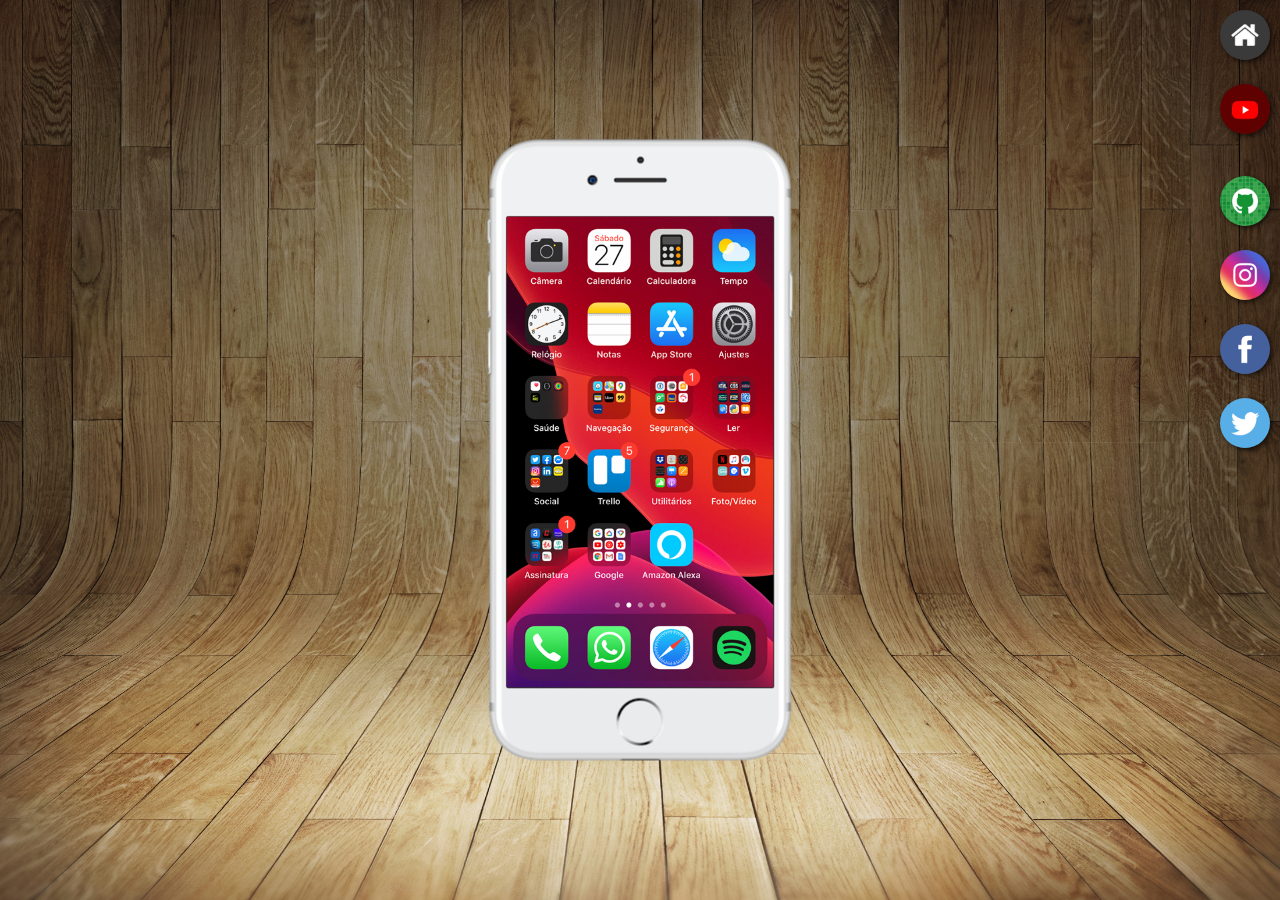
<file: index.html>
<!DOCTYPE html>
<html lang="pt-br">
<head>
    <meta charset="UTF-8">
    <meta name="viewport" content="width=device-width, initial-scale=1.0">
    <link rel="shortcut icon" href="favicon.ico" type="image/x-icon">
    <link rel="stylesheet" href="estilos/style.css">
    <title>Projeto redes Sociais</title>

</head>
<body>
   <main>
    <section id="telefone">
        <iframe src="home.html" name="tela" id="tela"  frameborder="0">
            Seu navegador não e compativel com isso.
        </iframe>
    </section>
    <section id="redes-sociais">
        <a href="home.html" target="tela"><img src="imagens/logo-home.jpg " alt="Home"></a><br>


        <a href="youtube.html" target="tela"><img src="imagens/logo-youtube.jpg" alt="Youtube"></a><br>

<br>

        <a href="github.html" target="tela"><img src="imagens/logo-github.jpg" alt="Github" ></a><br>


        <a href="instagran.html" target="tela"><img src="imagens/logo-instagram.jpg" alt="Instagram"></a><br>


        <a href="#" target="tela"><img src="imagens/logo-facebook.jpg" alt="Facebook"></a><br>


        <a href="#" target="tela"><img src="imagens/logo-twitter.jpg" alt="Twitter"></a>

    </section>

   </main>
</body>
</html>
</file>
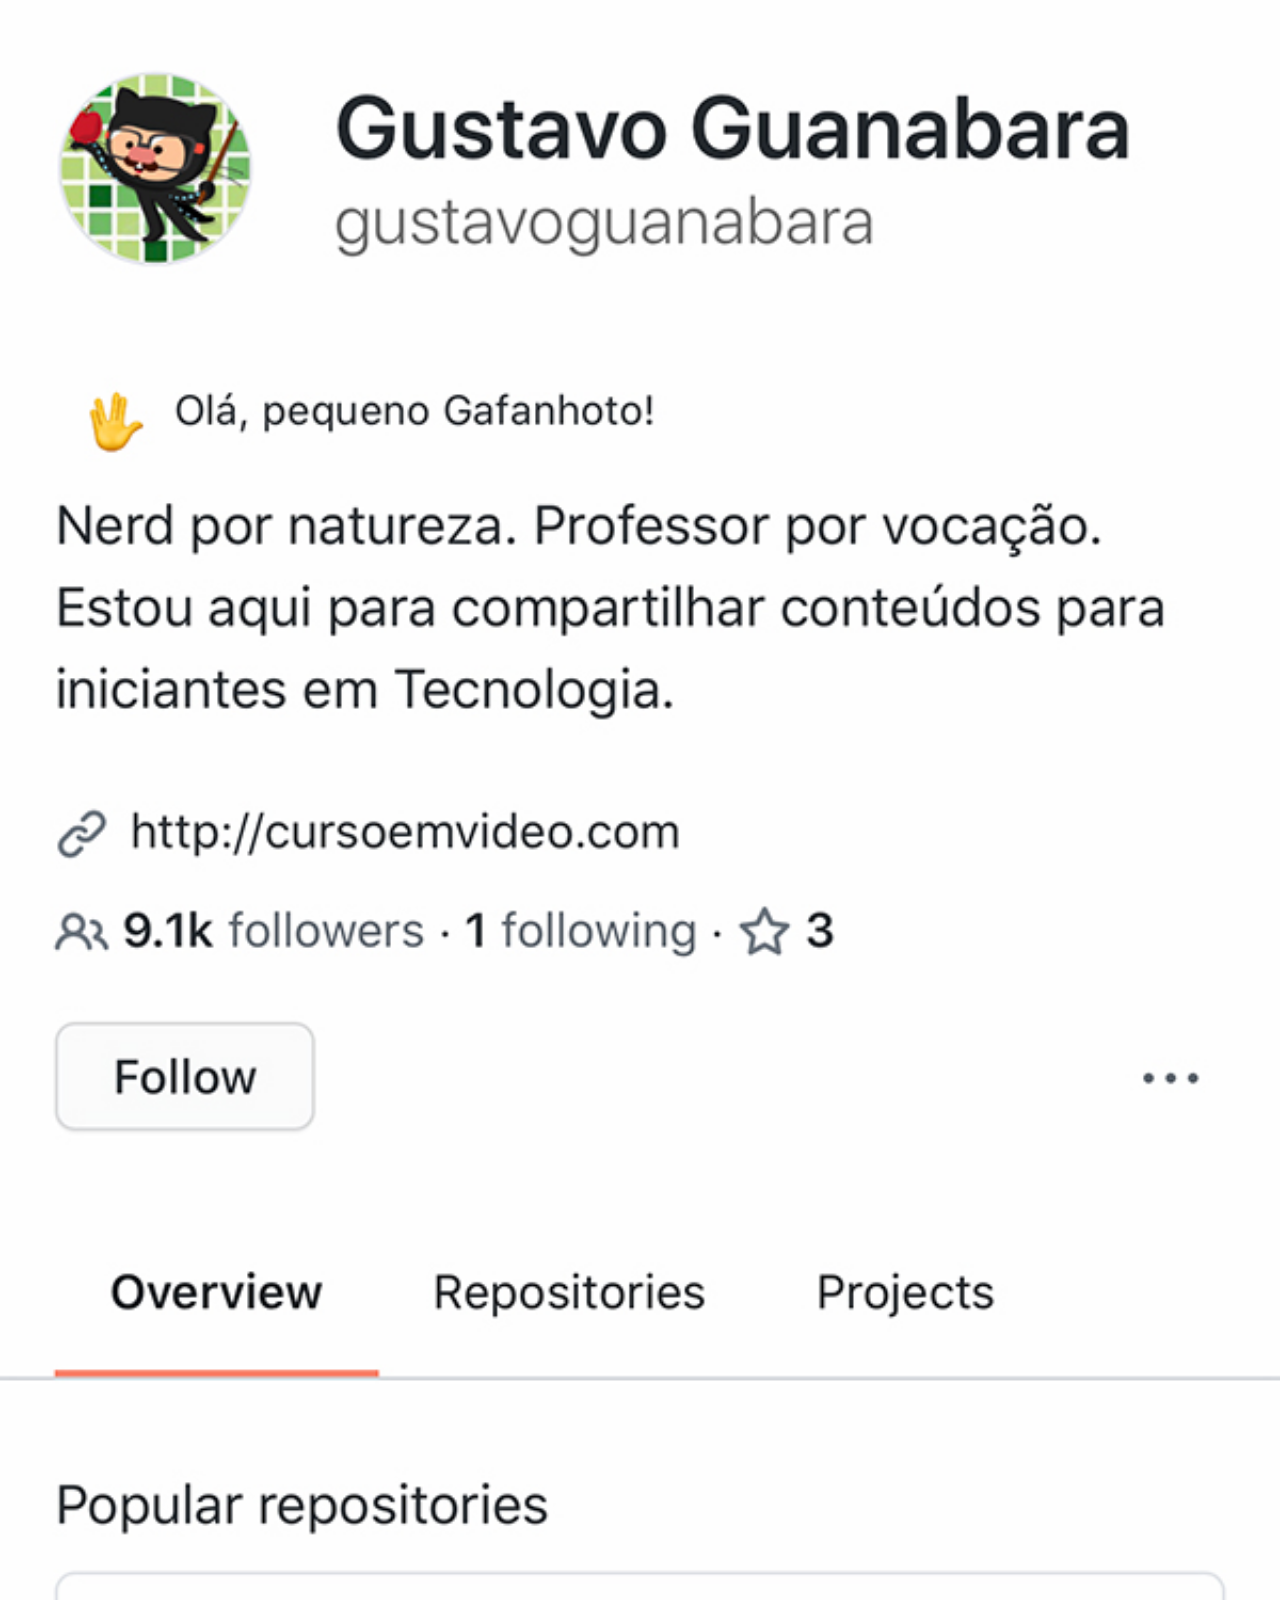
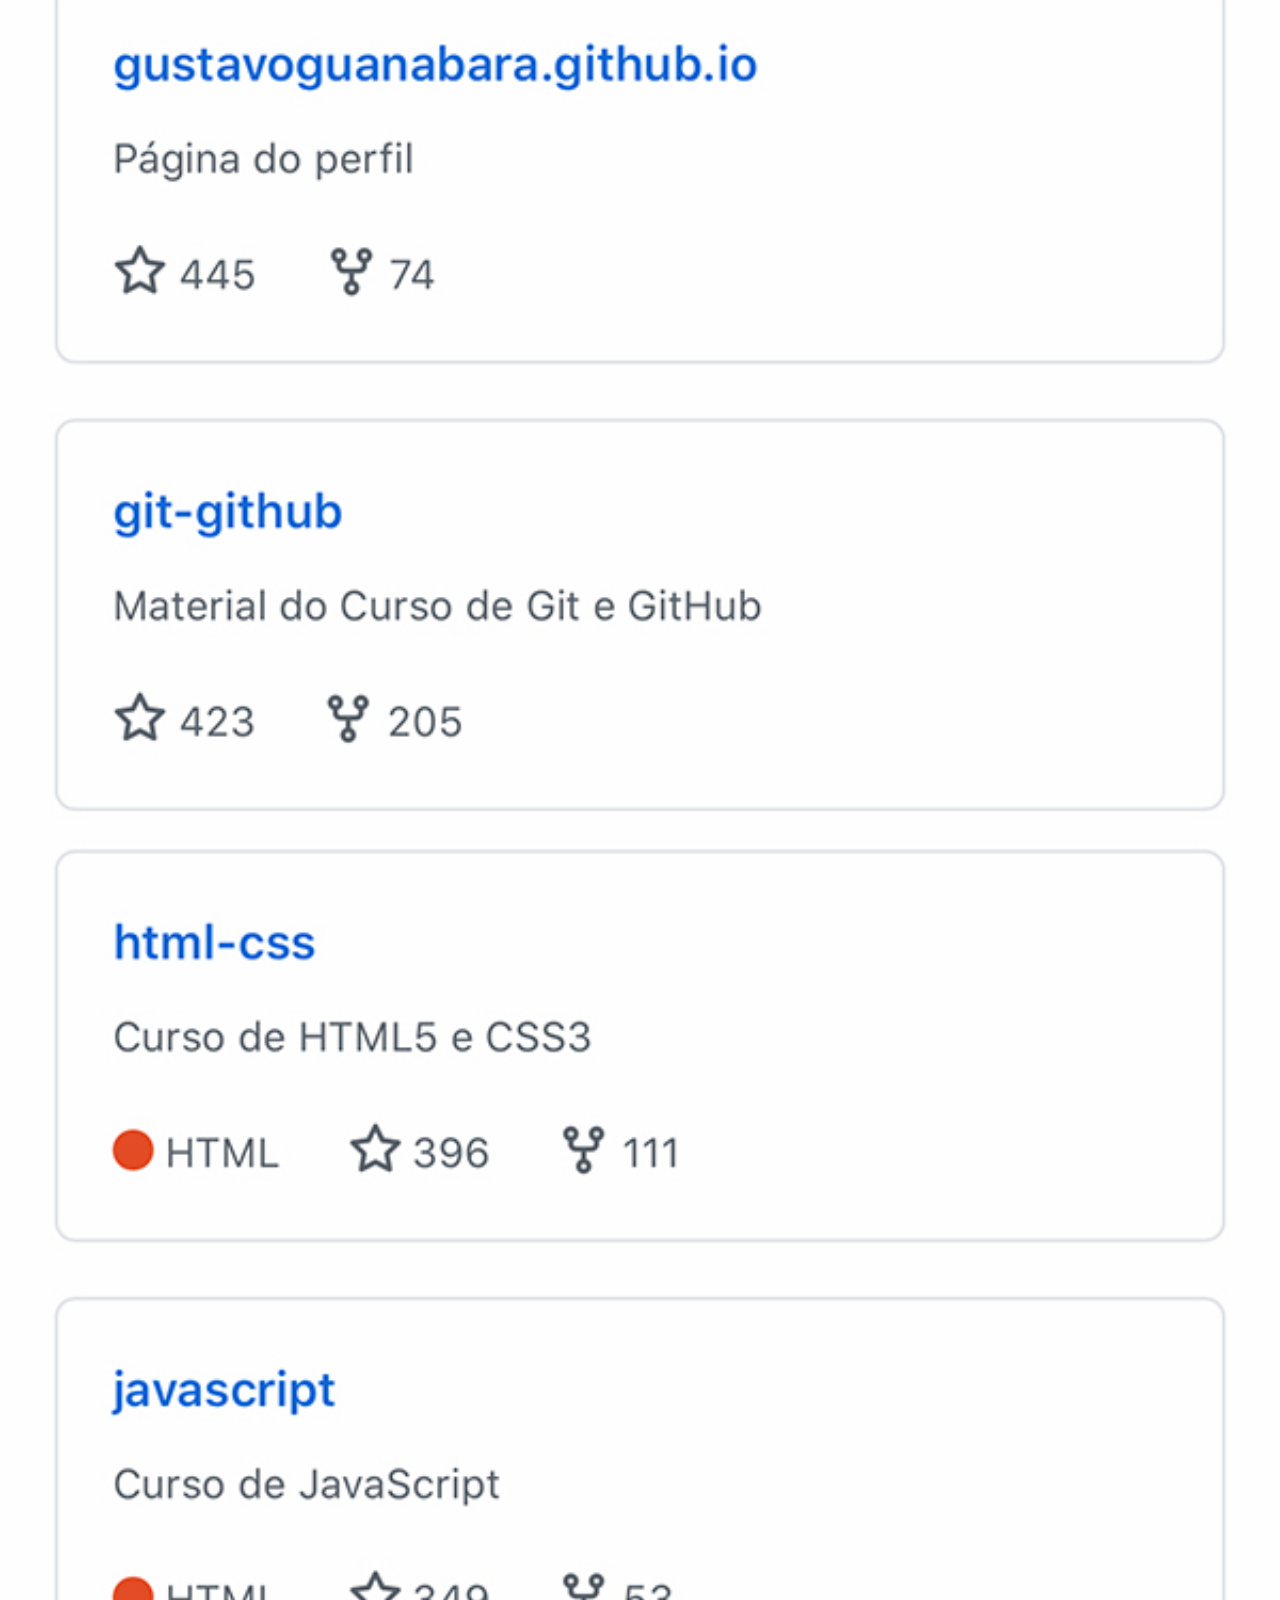
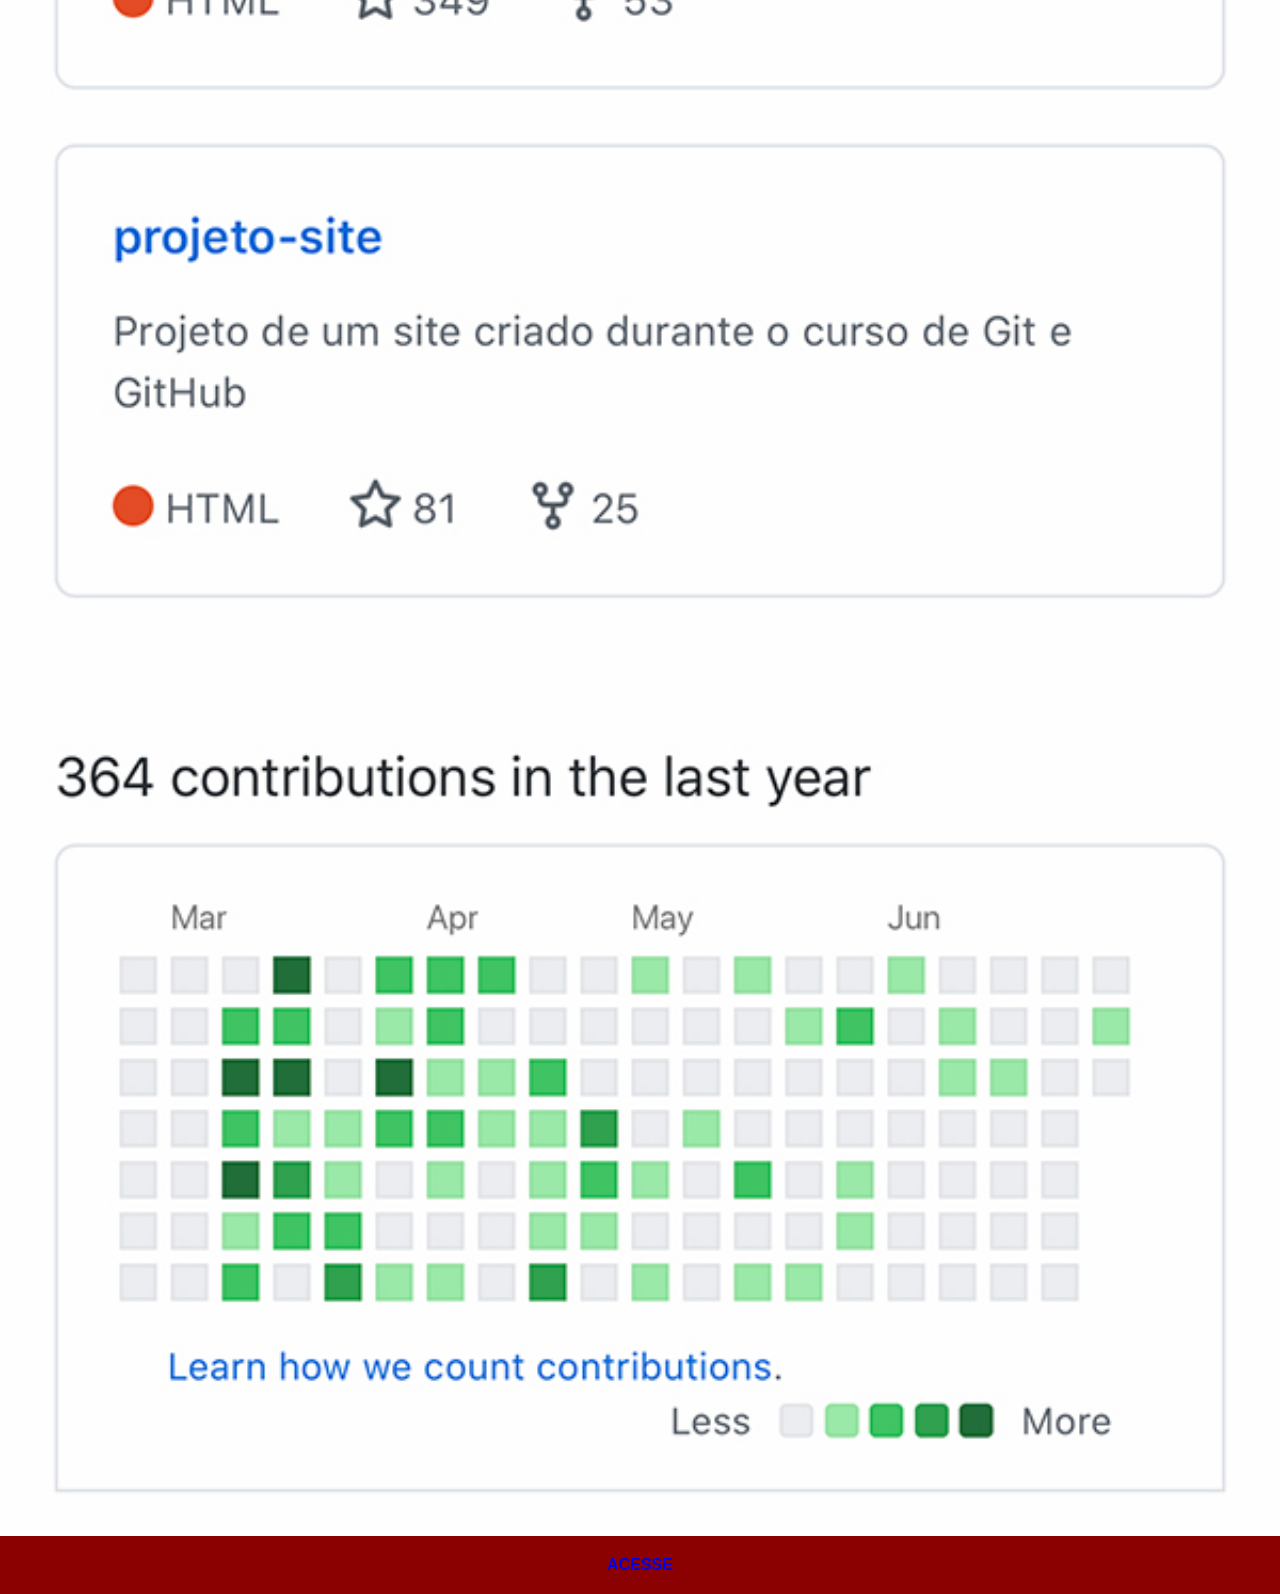
<file: github.html>
<!DOCTYPE html>
<html lang="pt-br">

<head>
    <meta charset="UTF-8">
    <meta name="viewport" content="width=device-width, initial-scale=1.0">
    <title>YouTube</title>
    <style>
        * {
            margin: 0px;
            padding: 0px;
            font-family: Arial, Helvetica, sans-serif;
        }

        ::-webkit-scrollbar {
            width: 0px;
            height: 0px;
        }

        img {
            width: 100vw;

        }

        a {
            display: block;
            background-color: darkred;
            padding: 20px;
            text-align: center;
            font-weight: bolder;
            text-decoration: none;

        }

        a:hover {
            background-color: red;

        }
    </style>
</head>

<body>
    <img src="imagens/tela-github.jpg" alt="youtube">
    <a href="https://brunogorte.github.io" target="_blank">ACESSE</a>
</body>

</html>
</file>
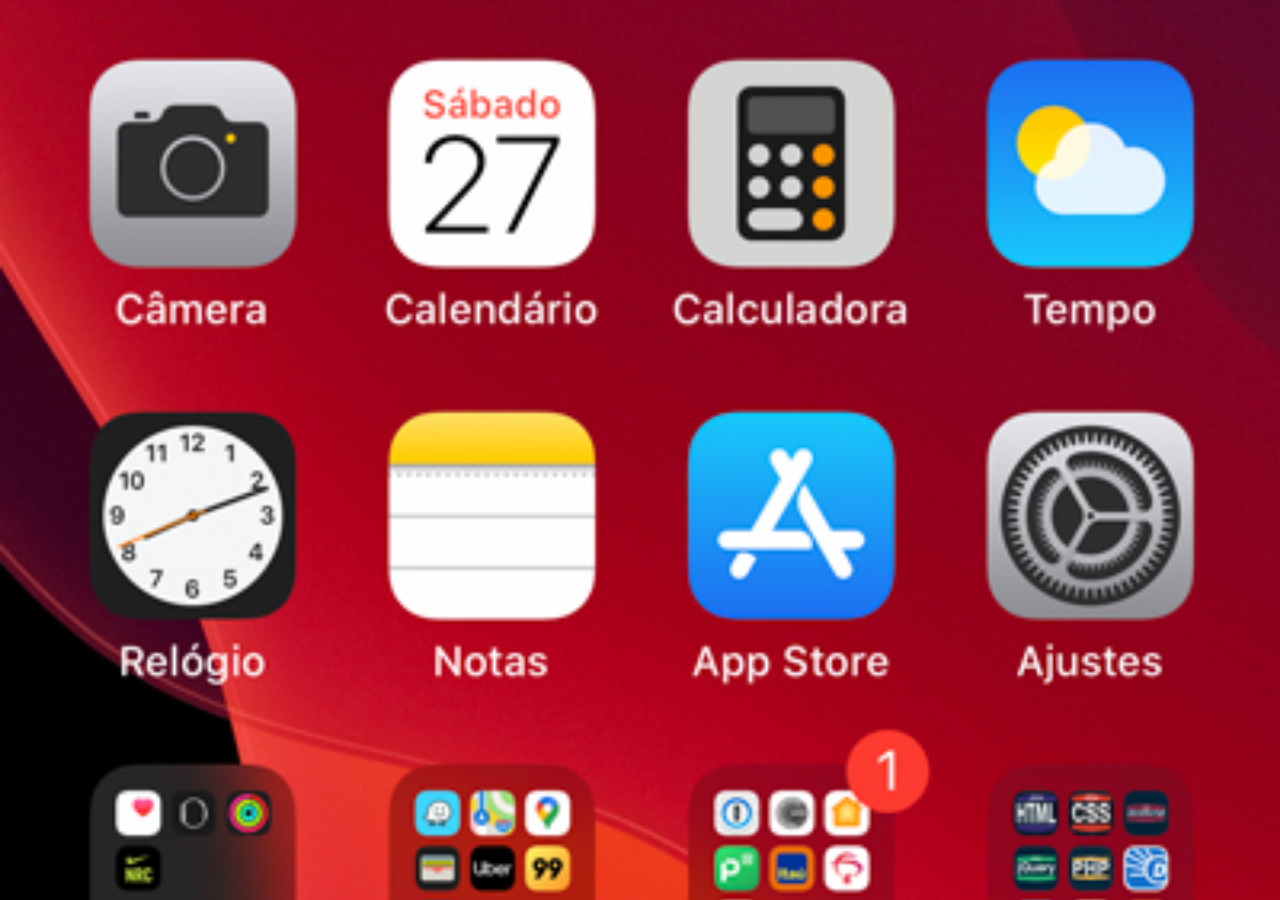
<file: home.html>
<!DOCTYPE html>
<html lang="pt-br">

<head>
    <meta charset="UTF-8">
    <meta name="viewport" content="width=device-width, initial-scale=1.0">
    <title>Home</title>

</head>
<style>
    *{
        margin:0px;
        padding: 0px;
    }
    body{
        width: 100vw;
        height: 100vh;
        background: black url('imagens/tela-home.jpg') no-repeat top center;
        background-size: cover;
    }

</style>

<body>

</body>

</html>
</file>
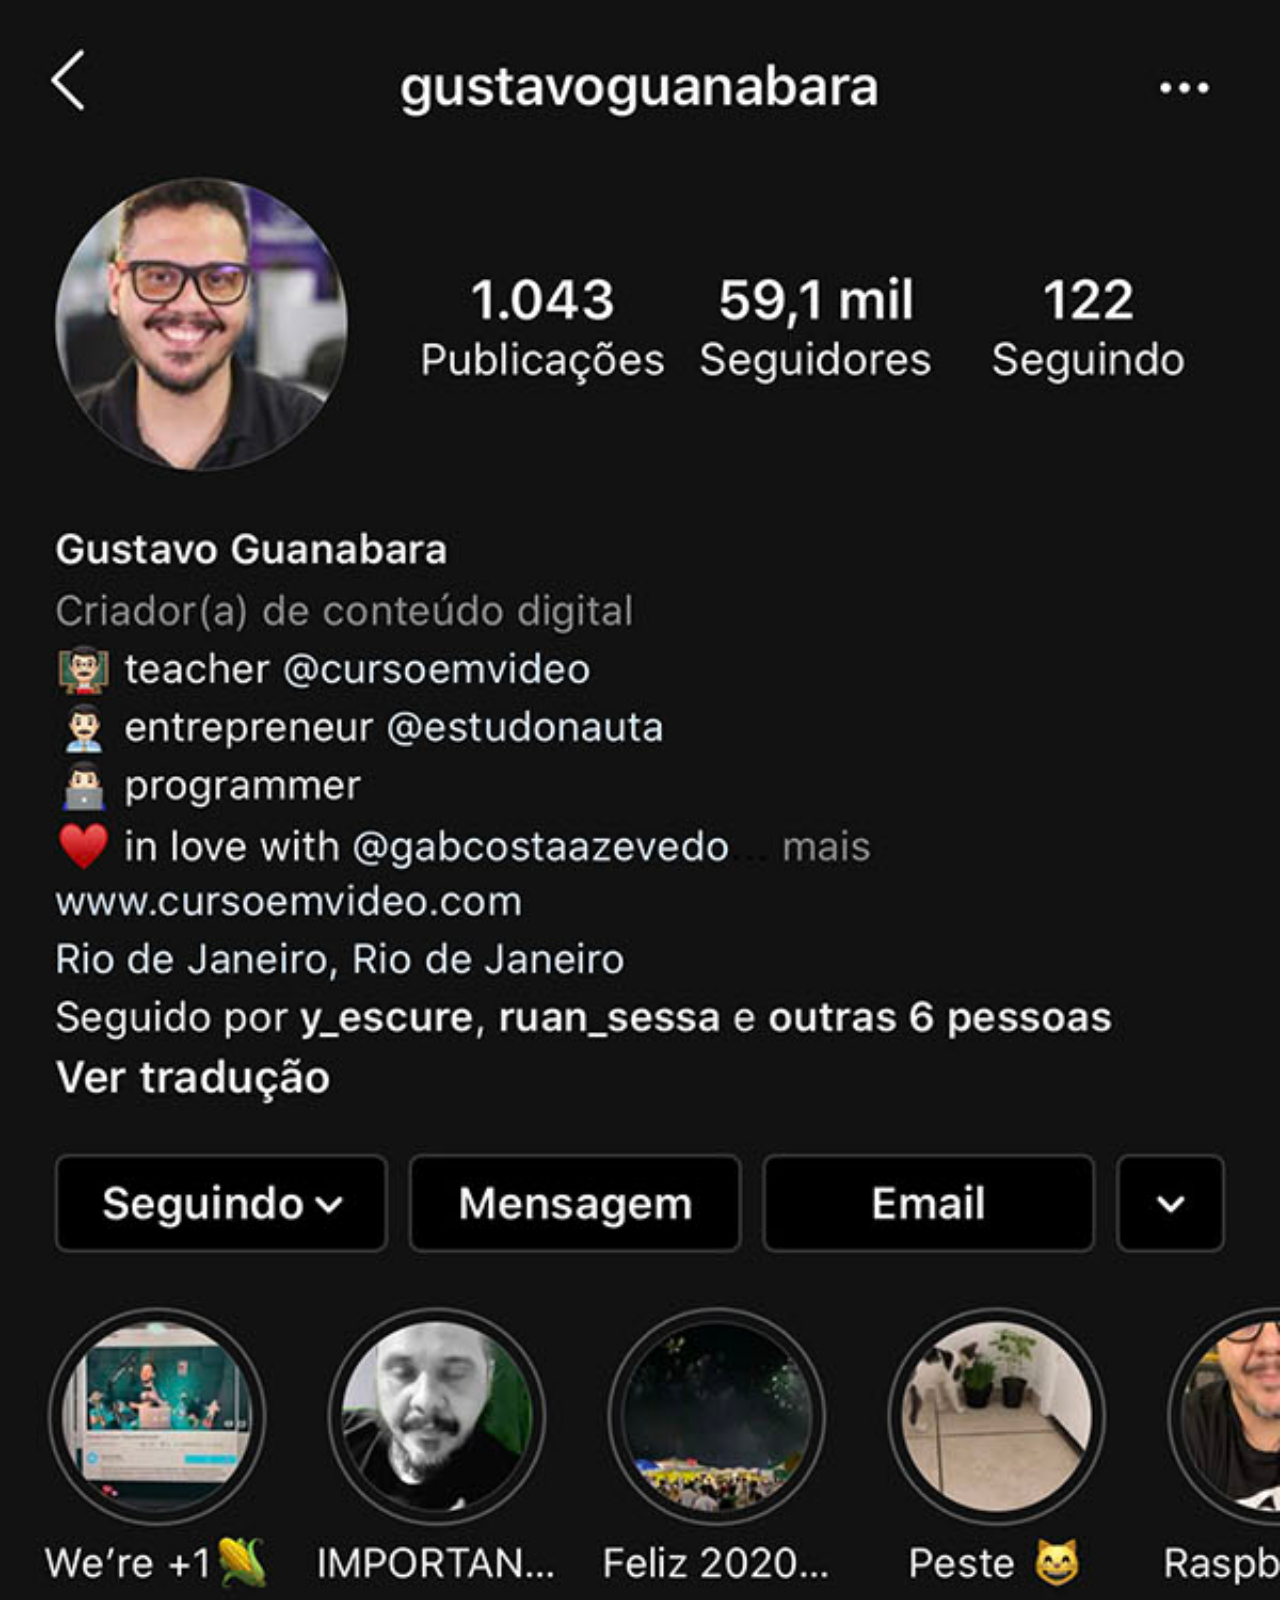
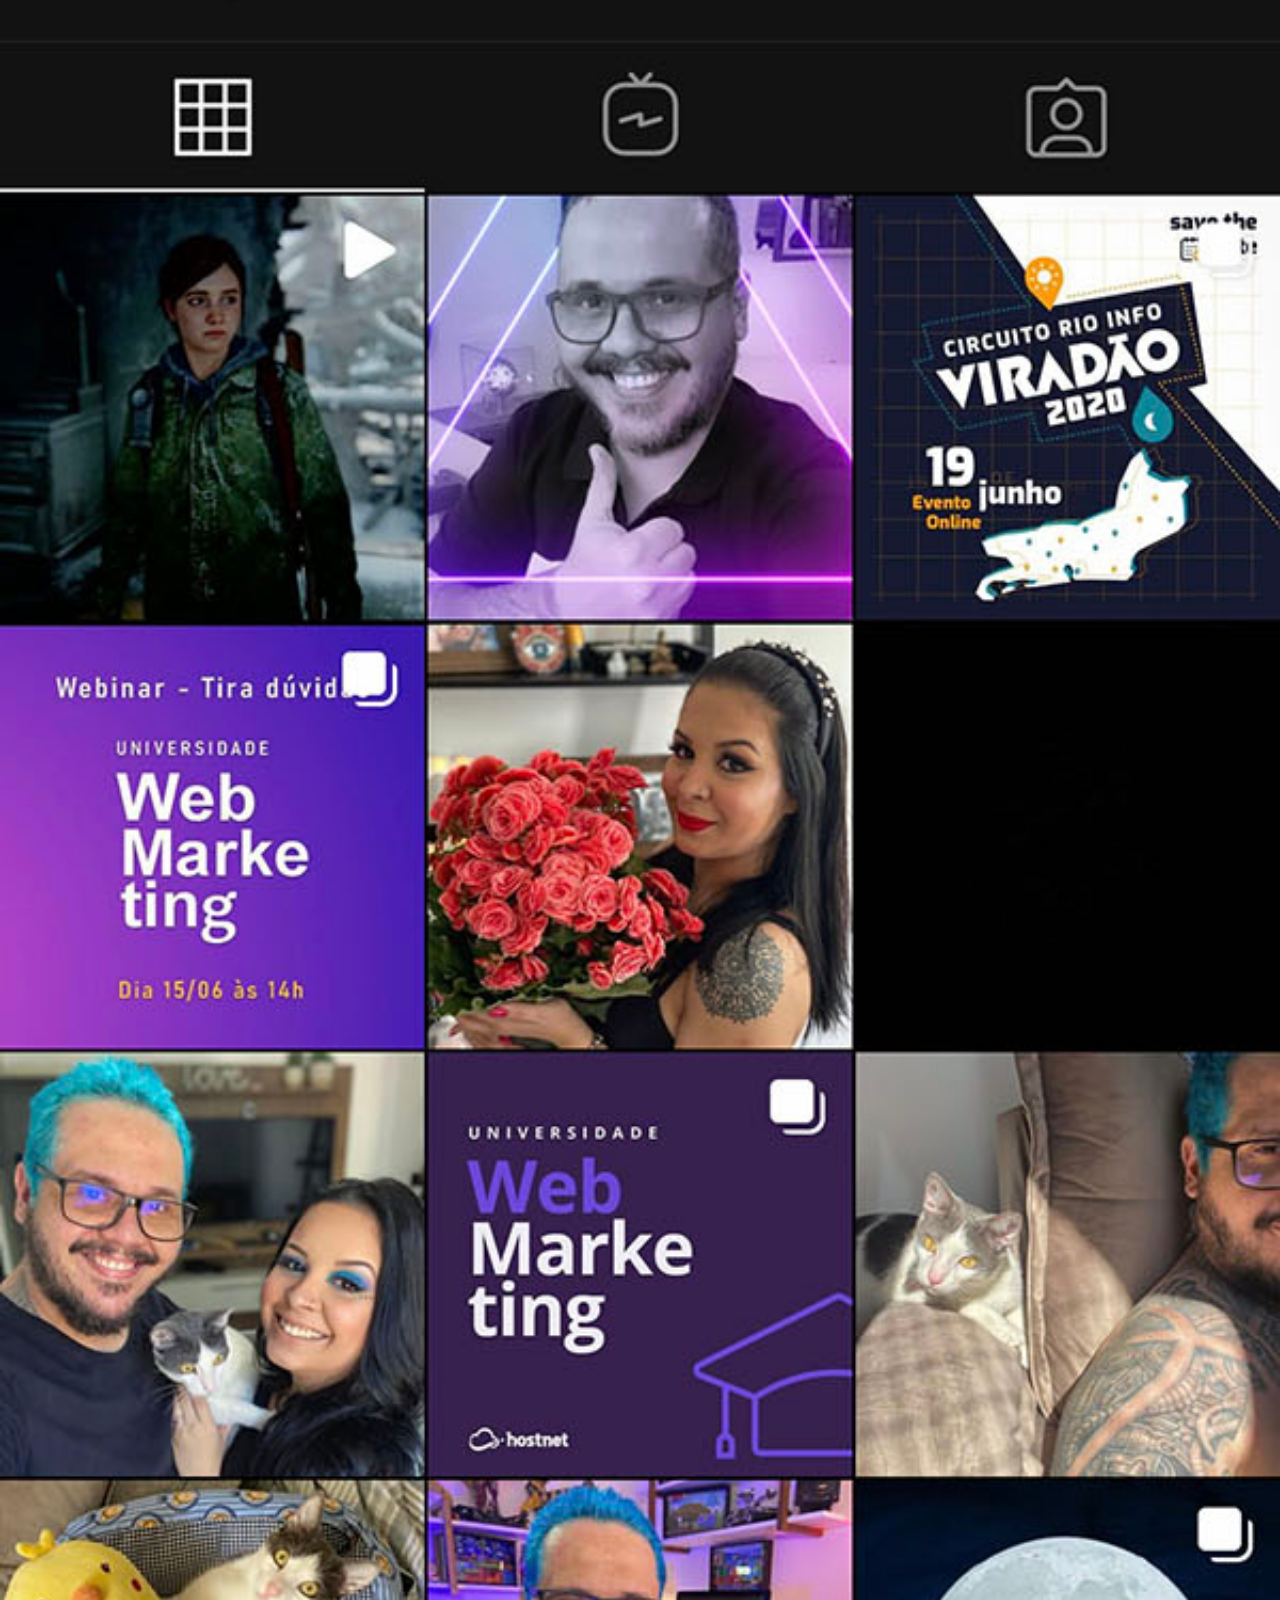
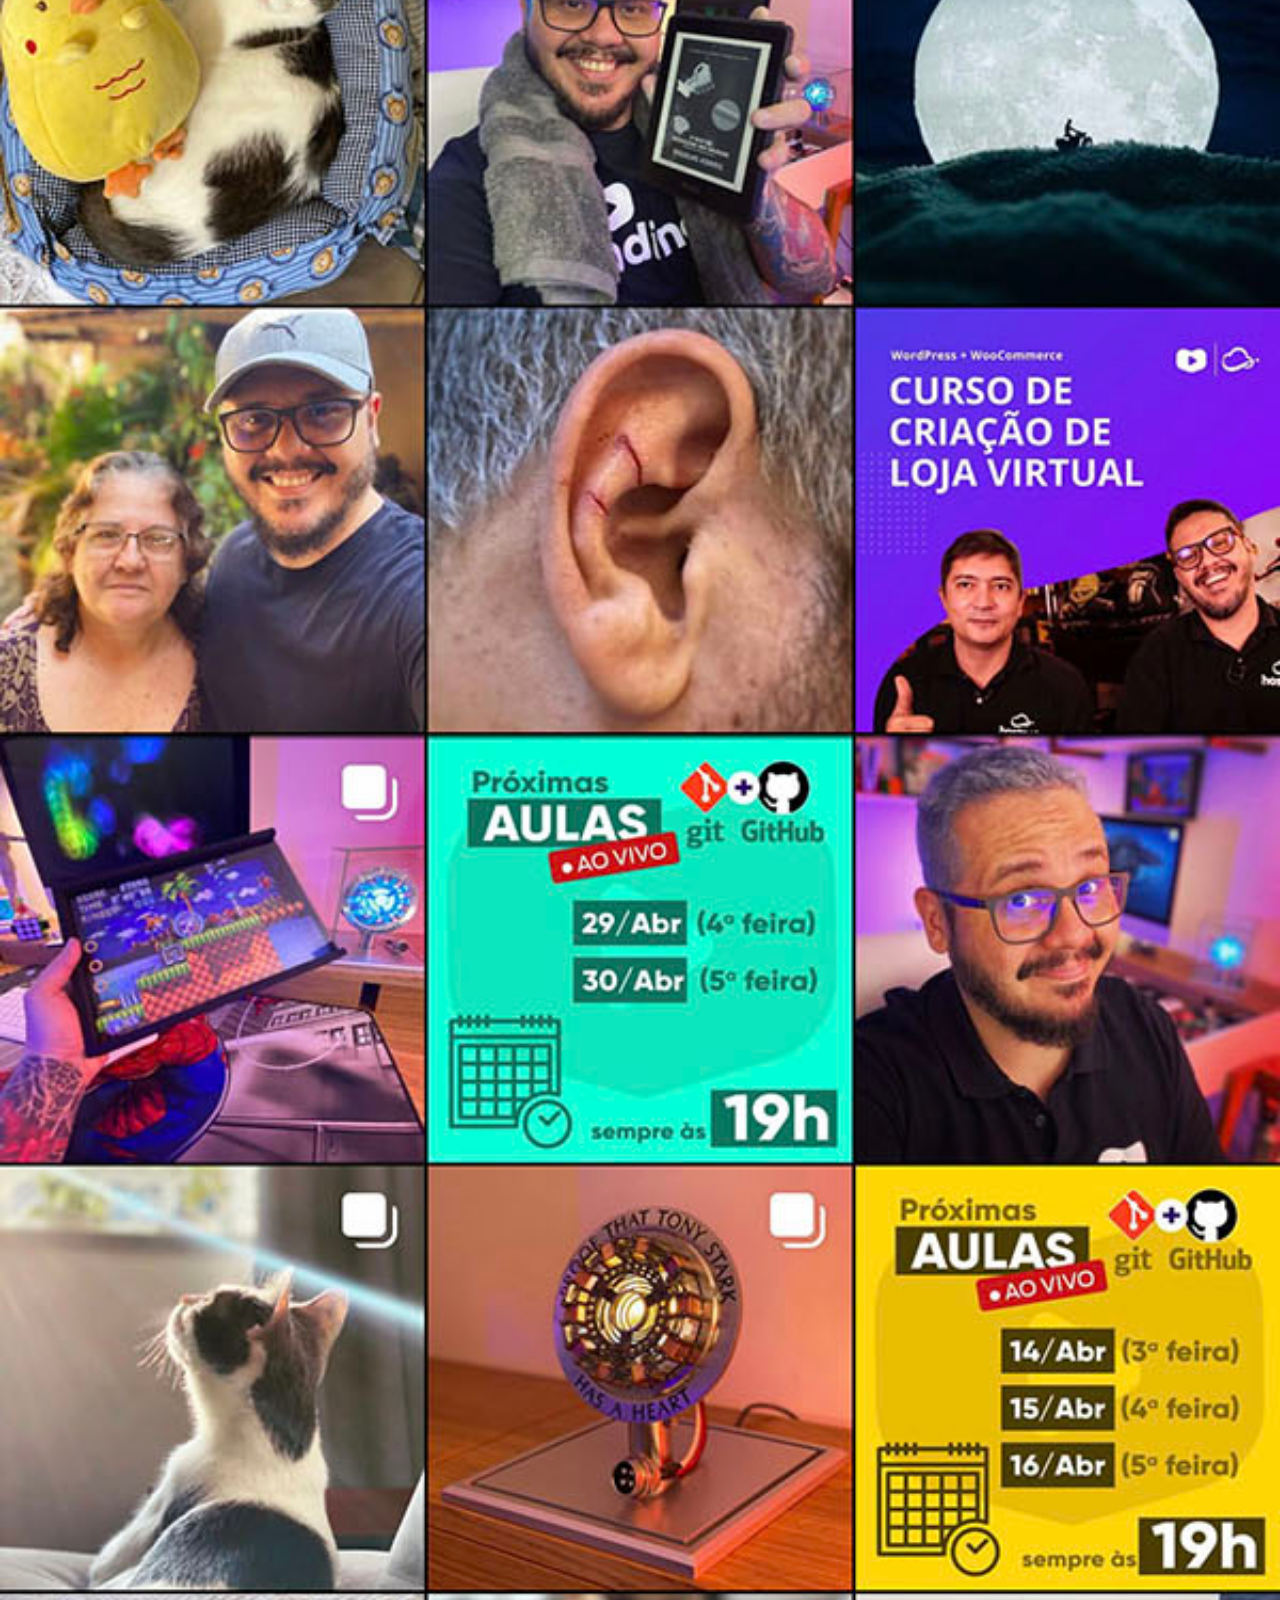
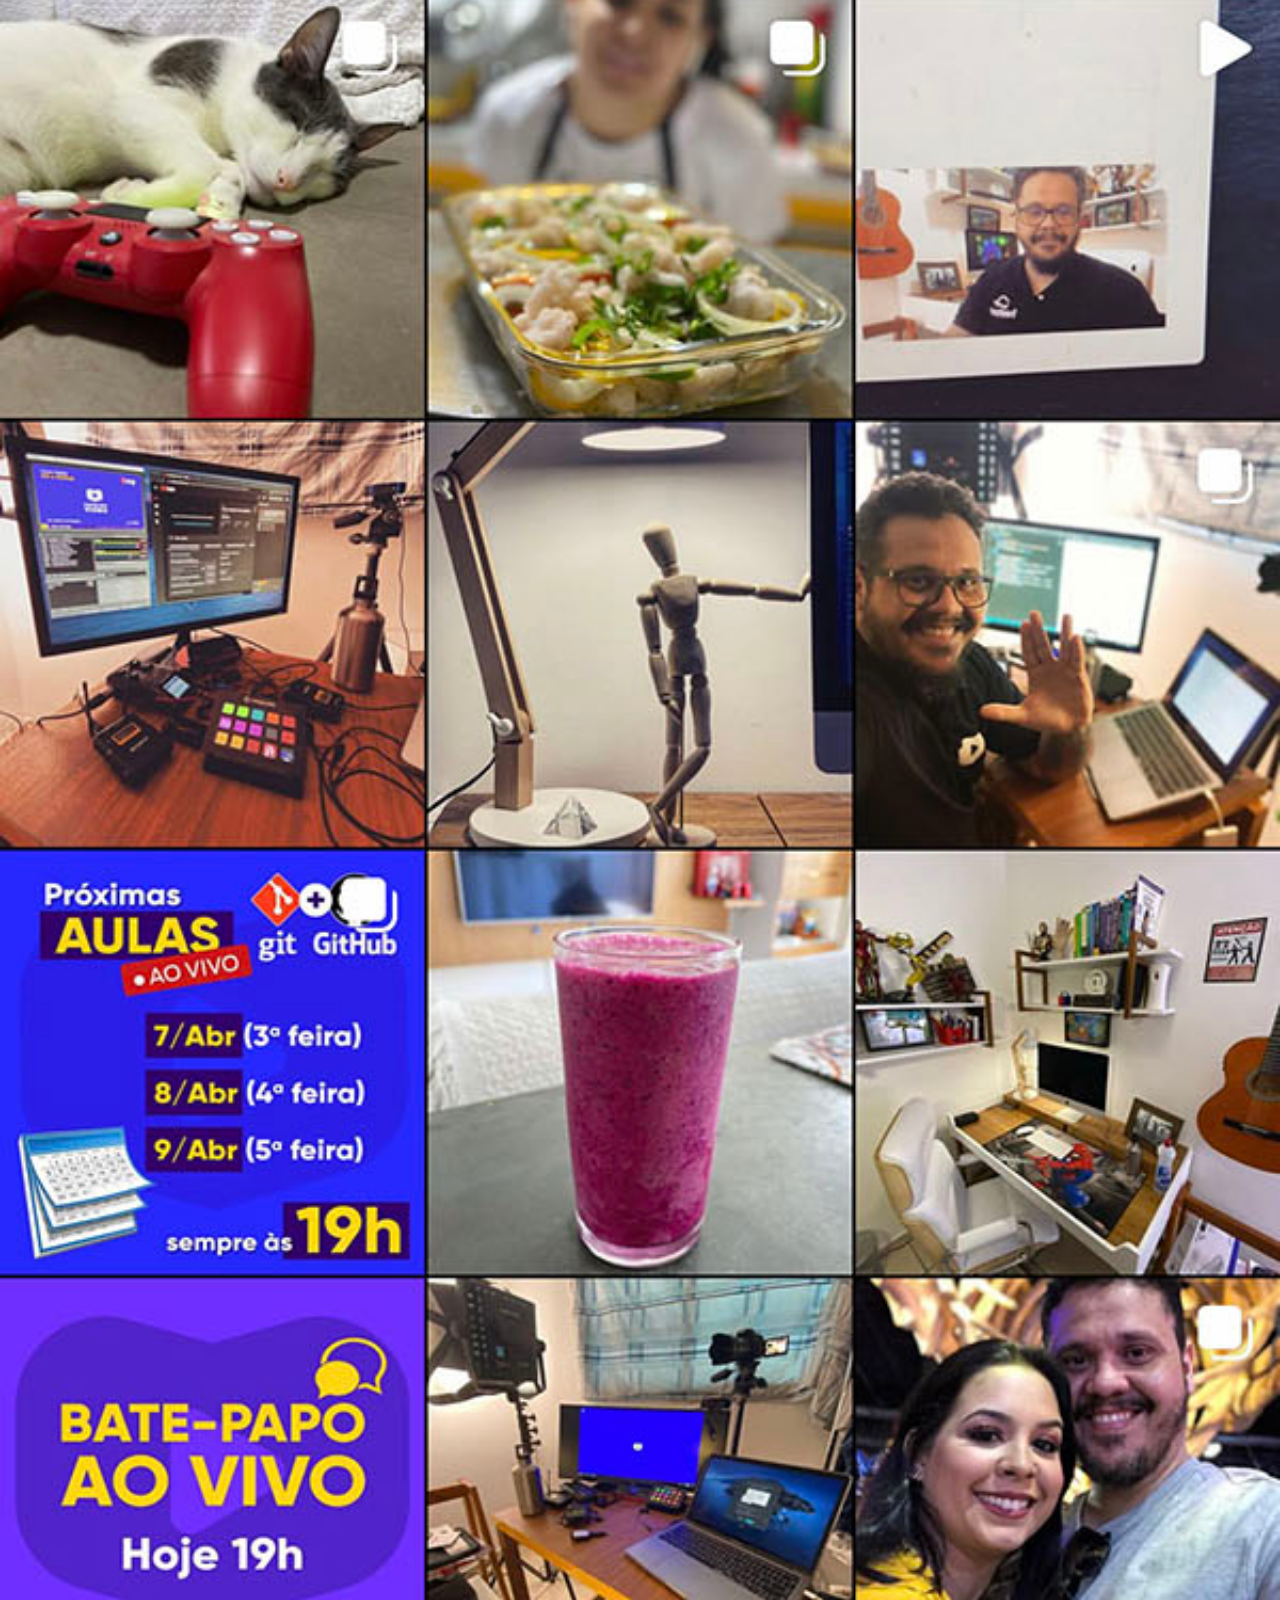
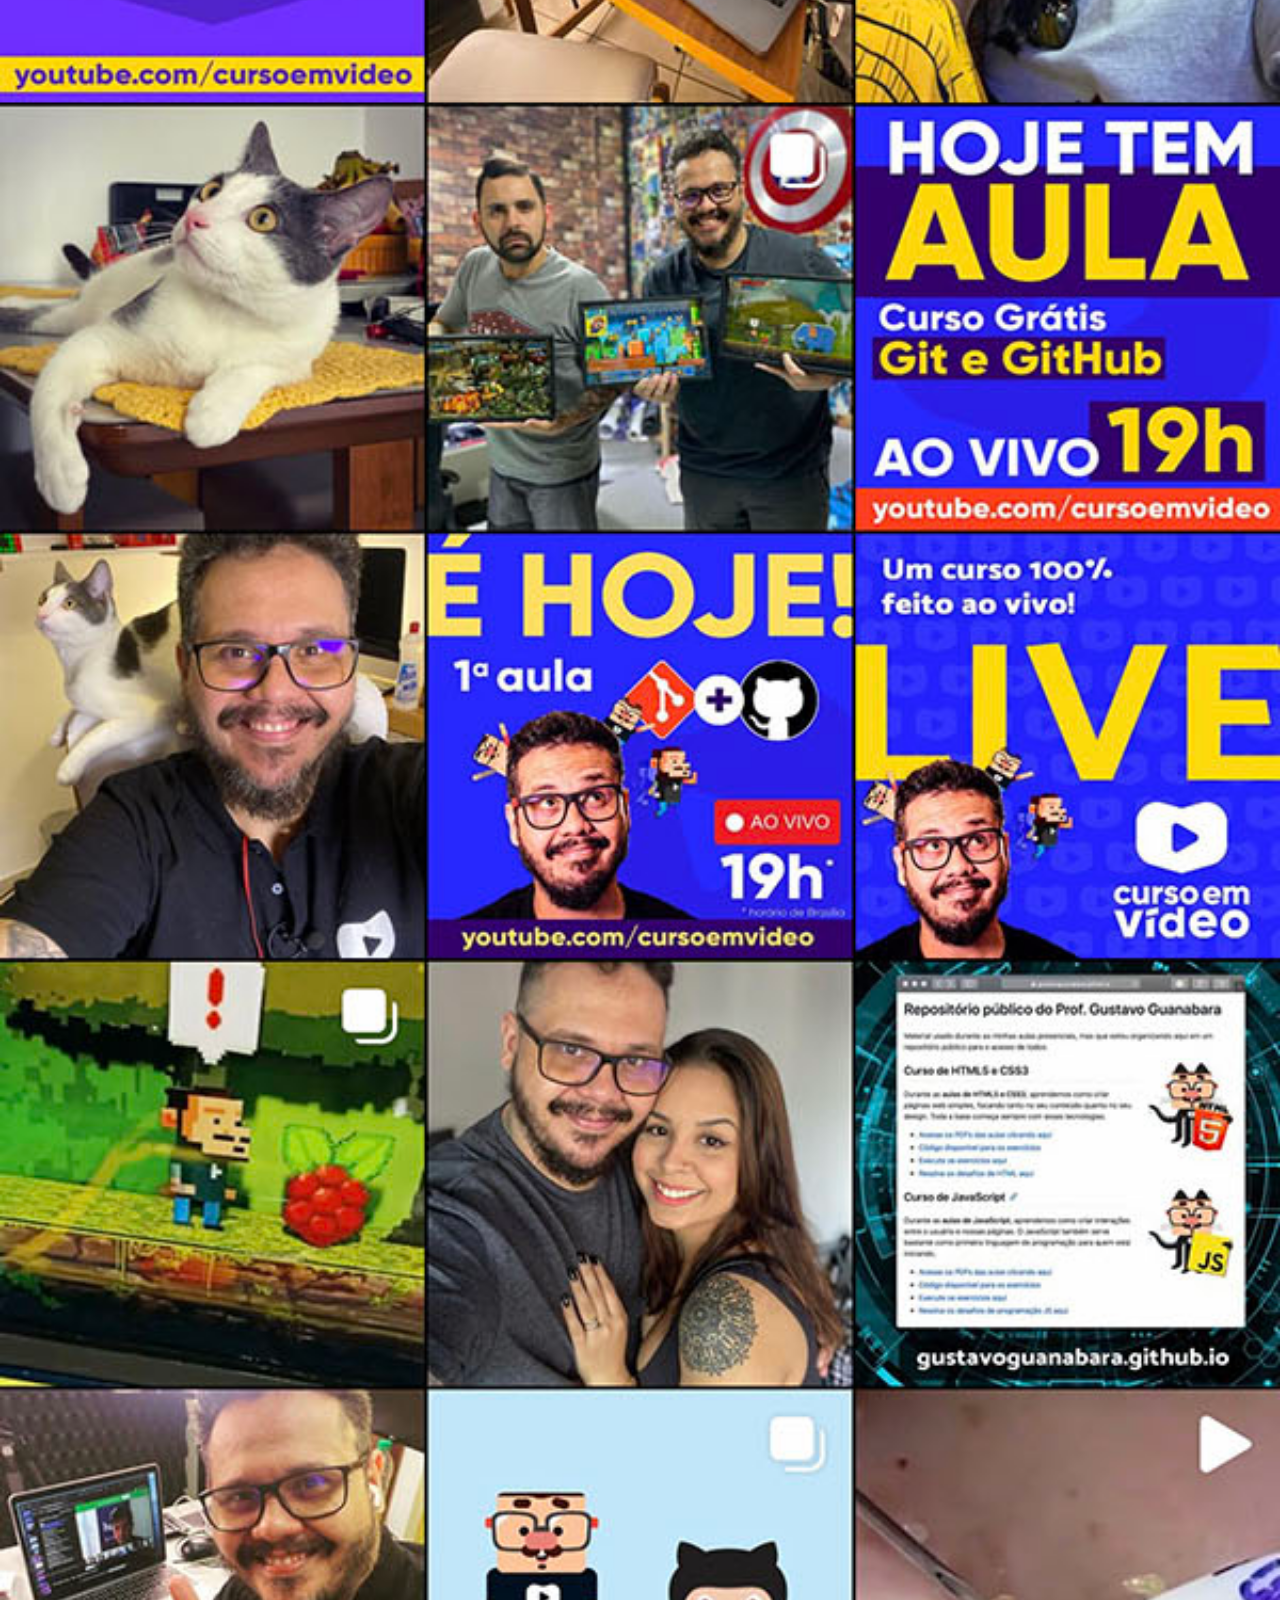
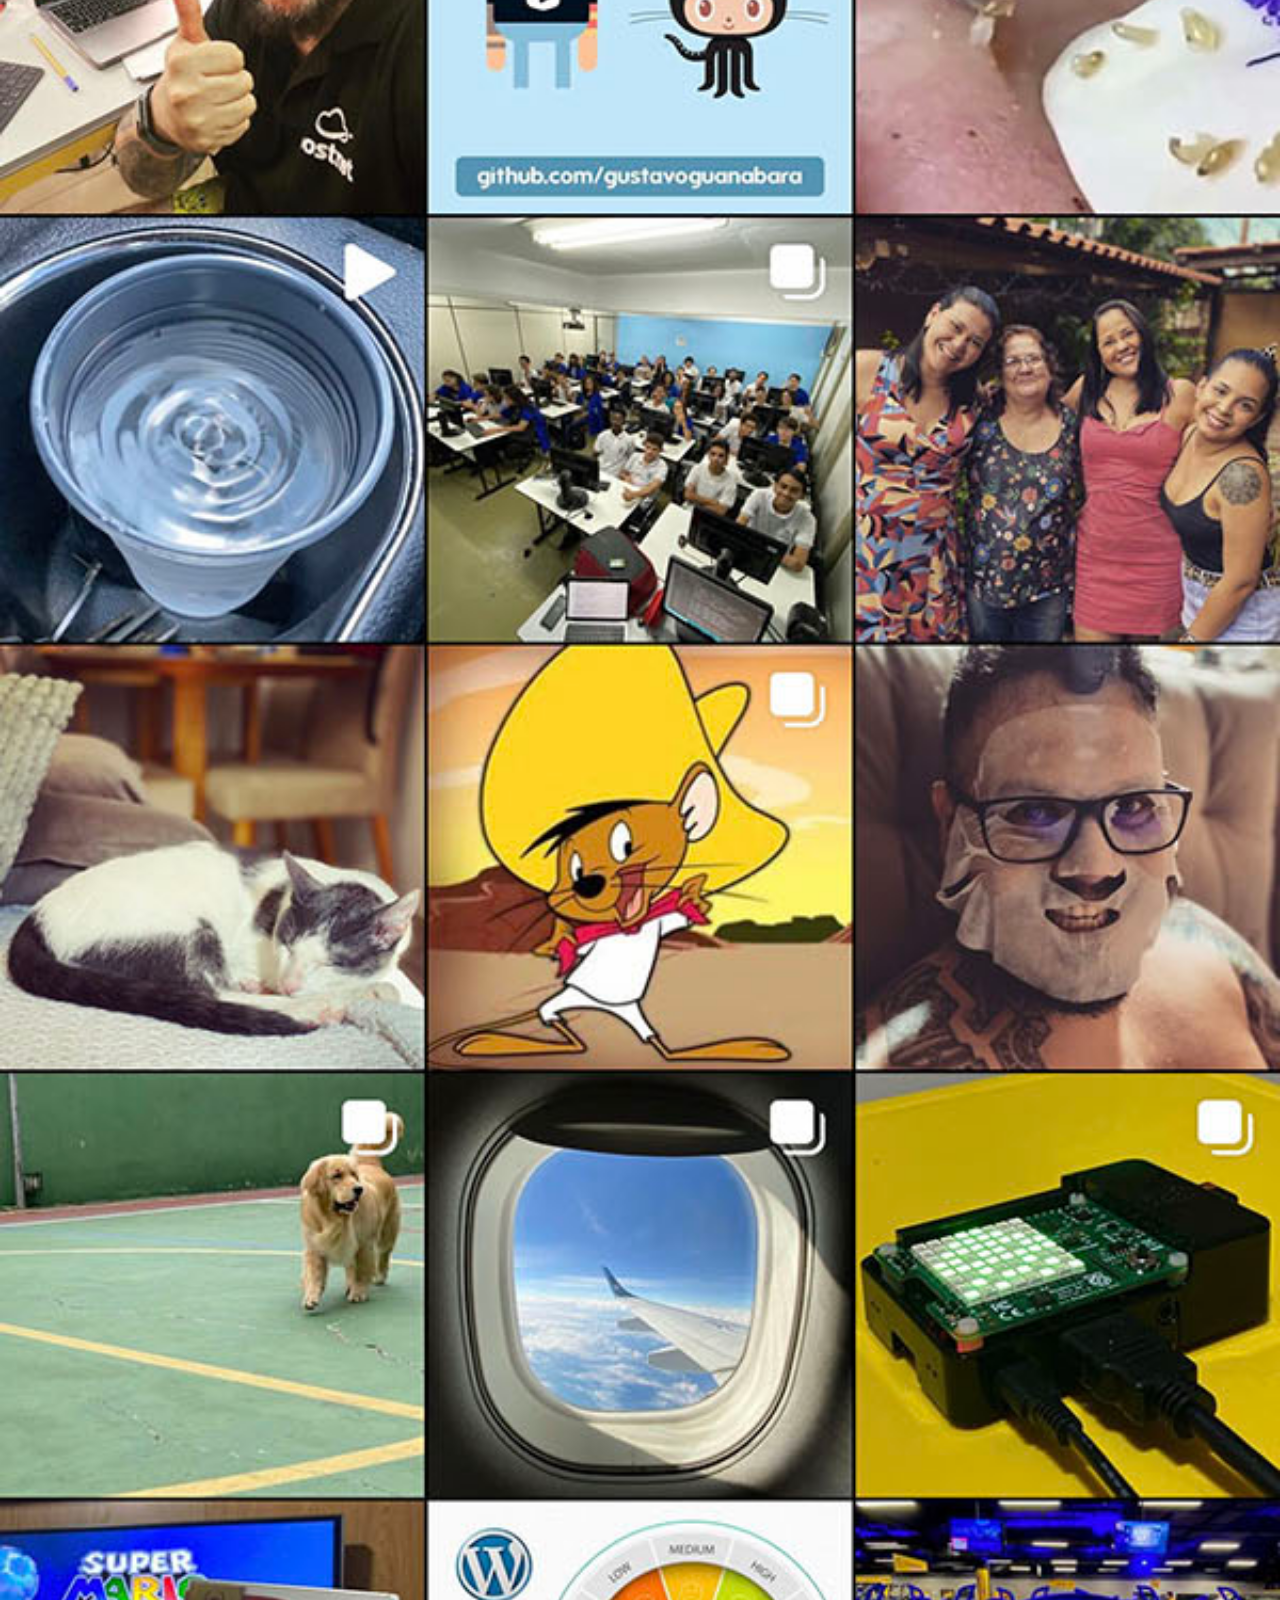
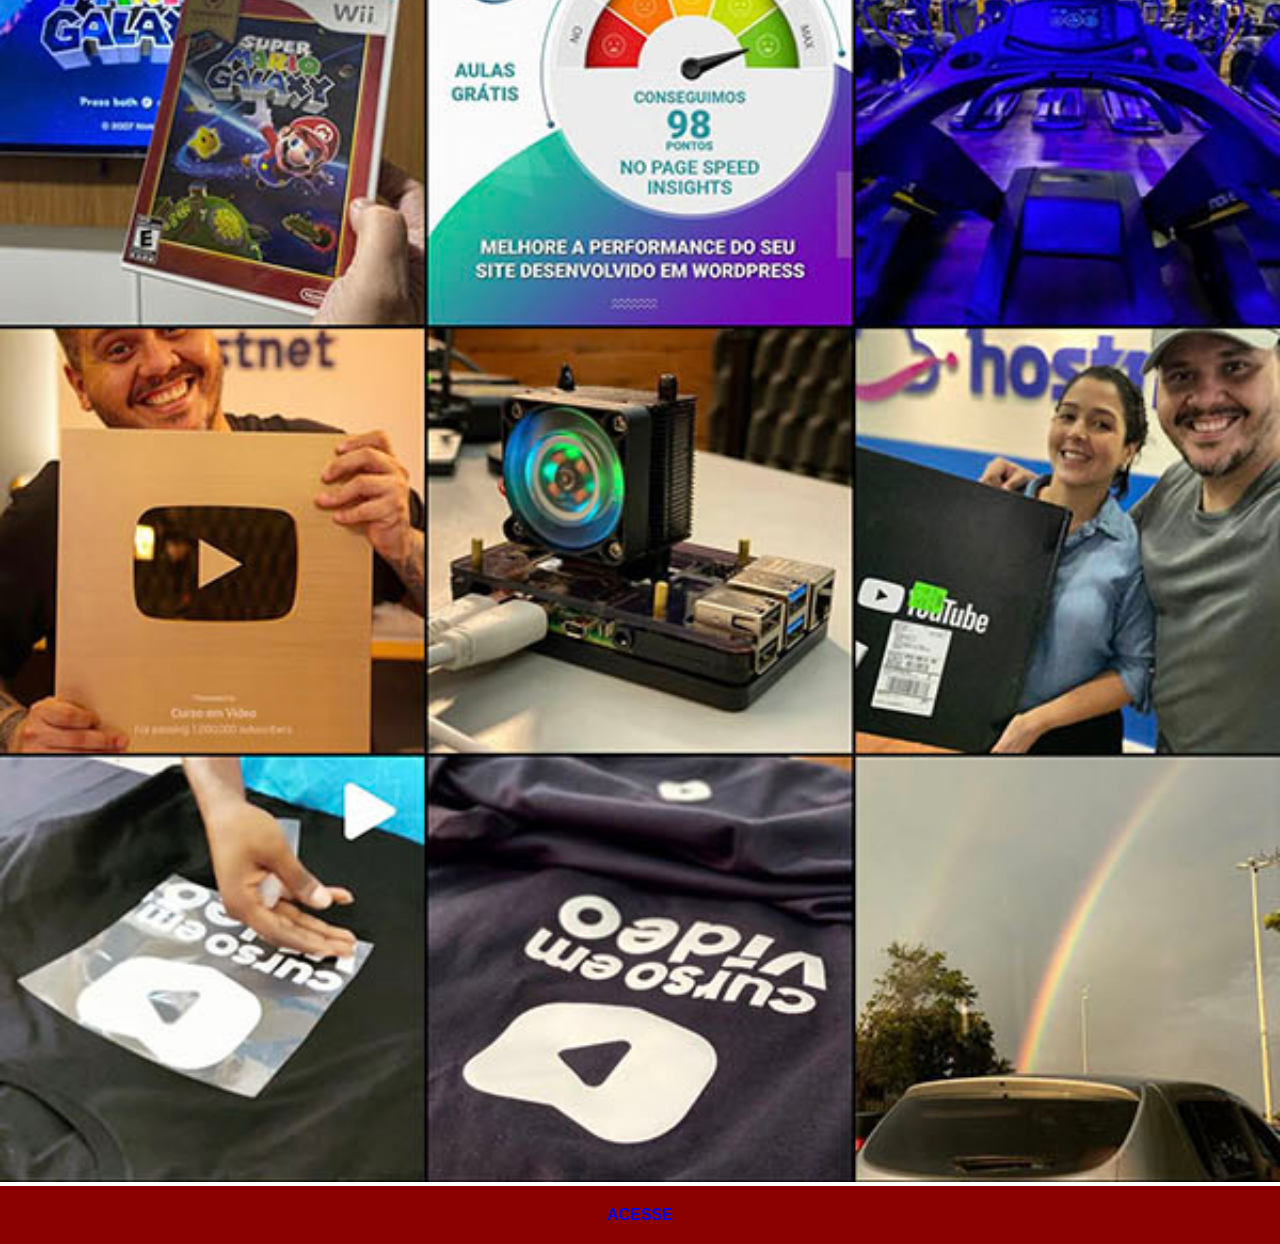
<file: instagran.html>
<!DOCTYPE html>
<html lang="pt-br">

<head>
    <meta charset="UTF-8">
    <meta name="viewport" content="width=device-width, initial-scale=1.0">
    <title>YouTube</title>
    <style>
        * {
            margin: 0px;
            padding: 0px;
            font-family: Arial, Helvetica, sans-serif;
        }
        ::-webkit-scrollbar{
            width: 0px;
            height: 0px;
        }

        img {
            width: 100vw;

        }

        a {
            display: block;
            background-color: darkred;
            padding: 20px;
            text-align: center;
            font-weight: bolder;
            text-decoration: none;

        }
        a:hover{
            background-color: red;

        }
    </style>
</head>

<body>
    <img src="imagens/tela-instagram.jpg" alt="youtube">
    <a href="https://instagram.com/bruno_lopes_gorte" target="_blank">ACESSE</a>
</body>

</html>
</file>
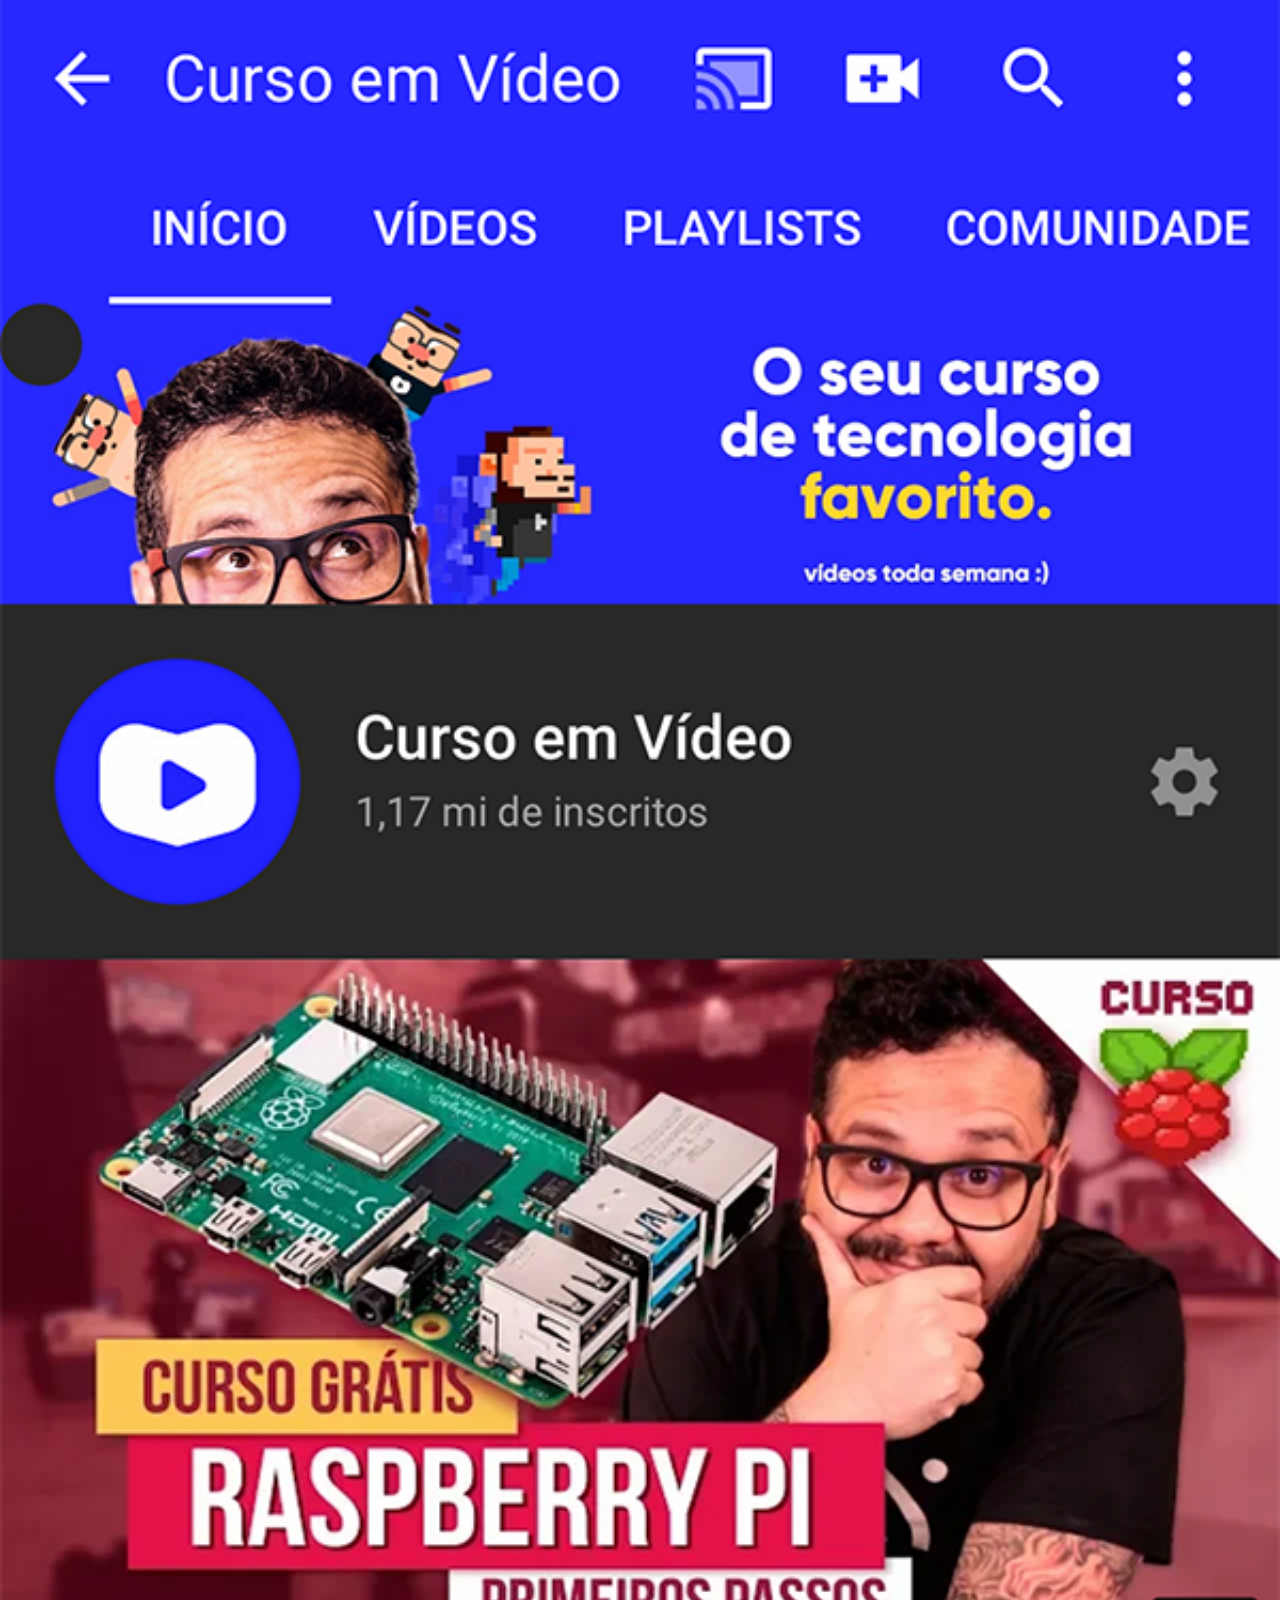
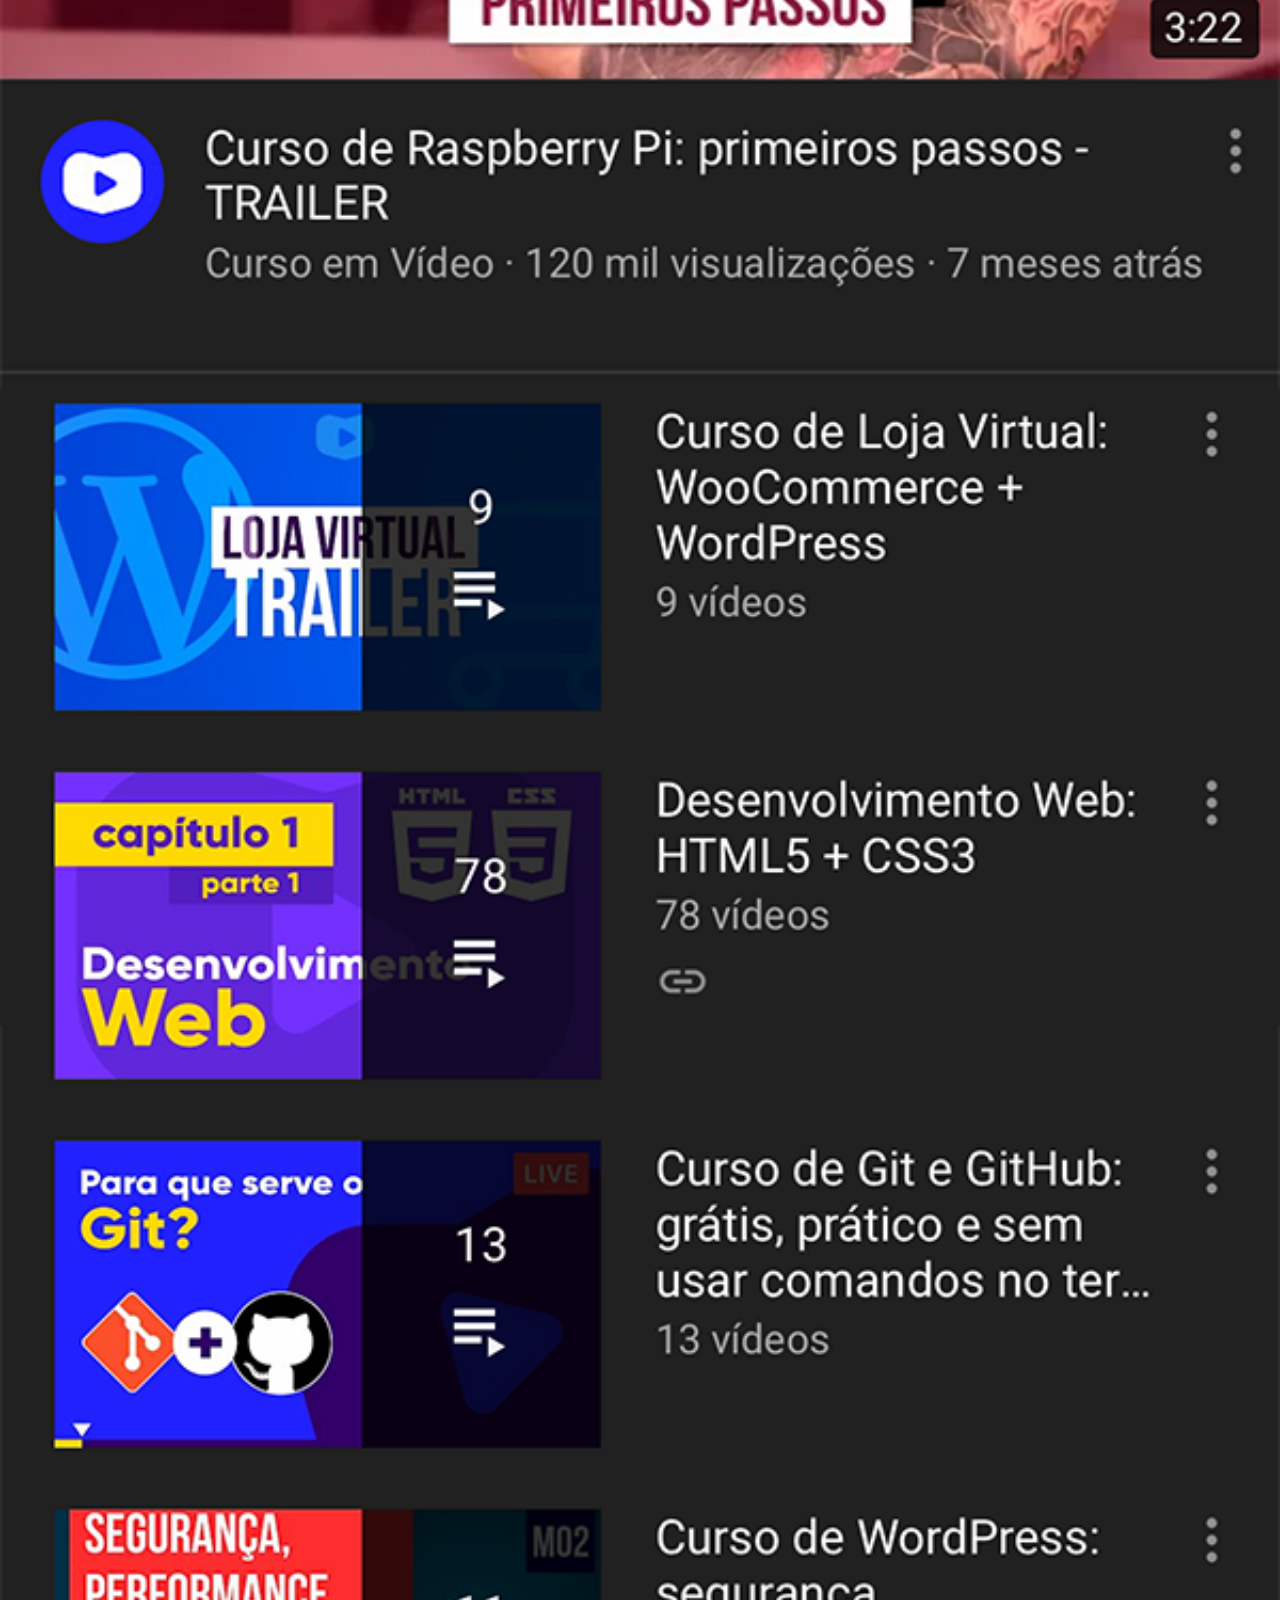
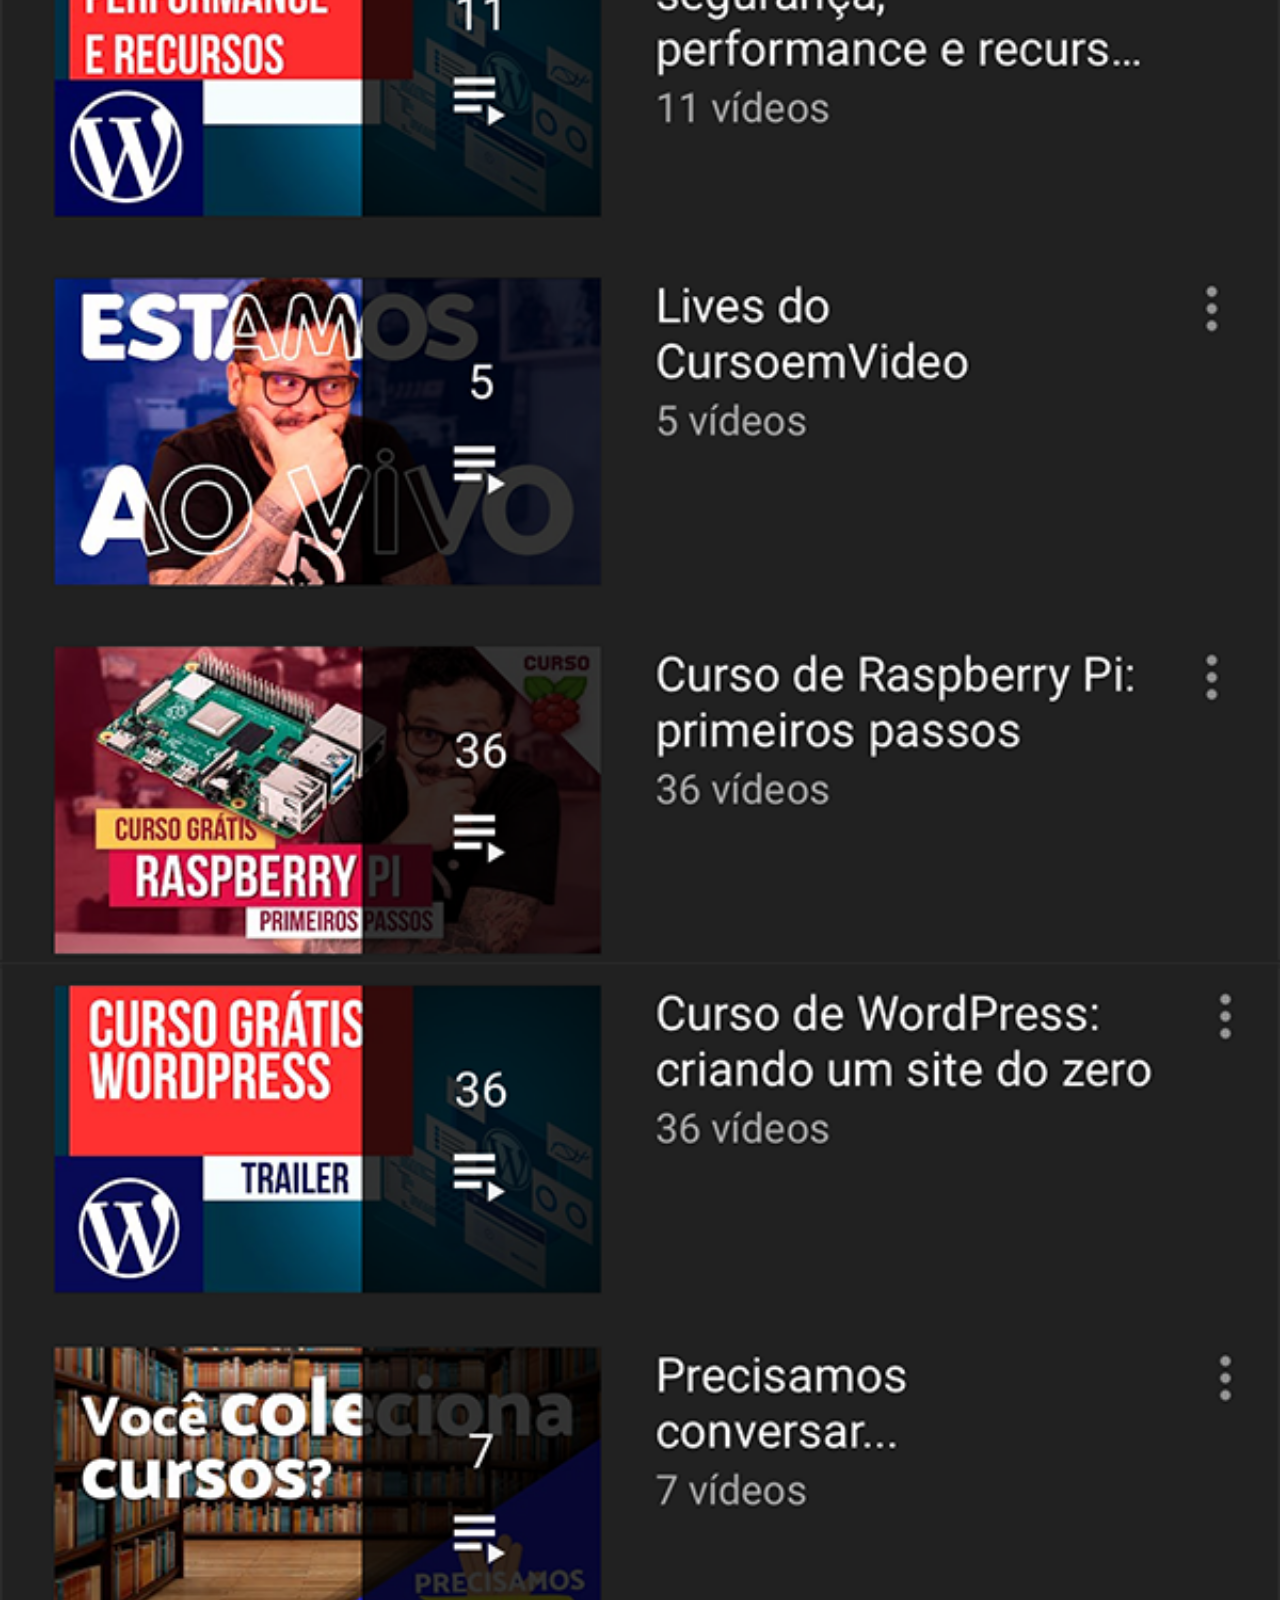
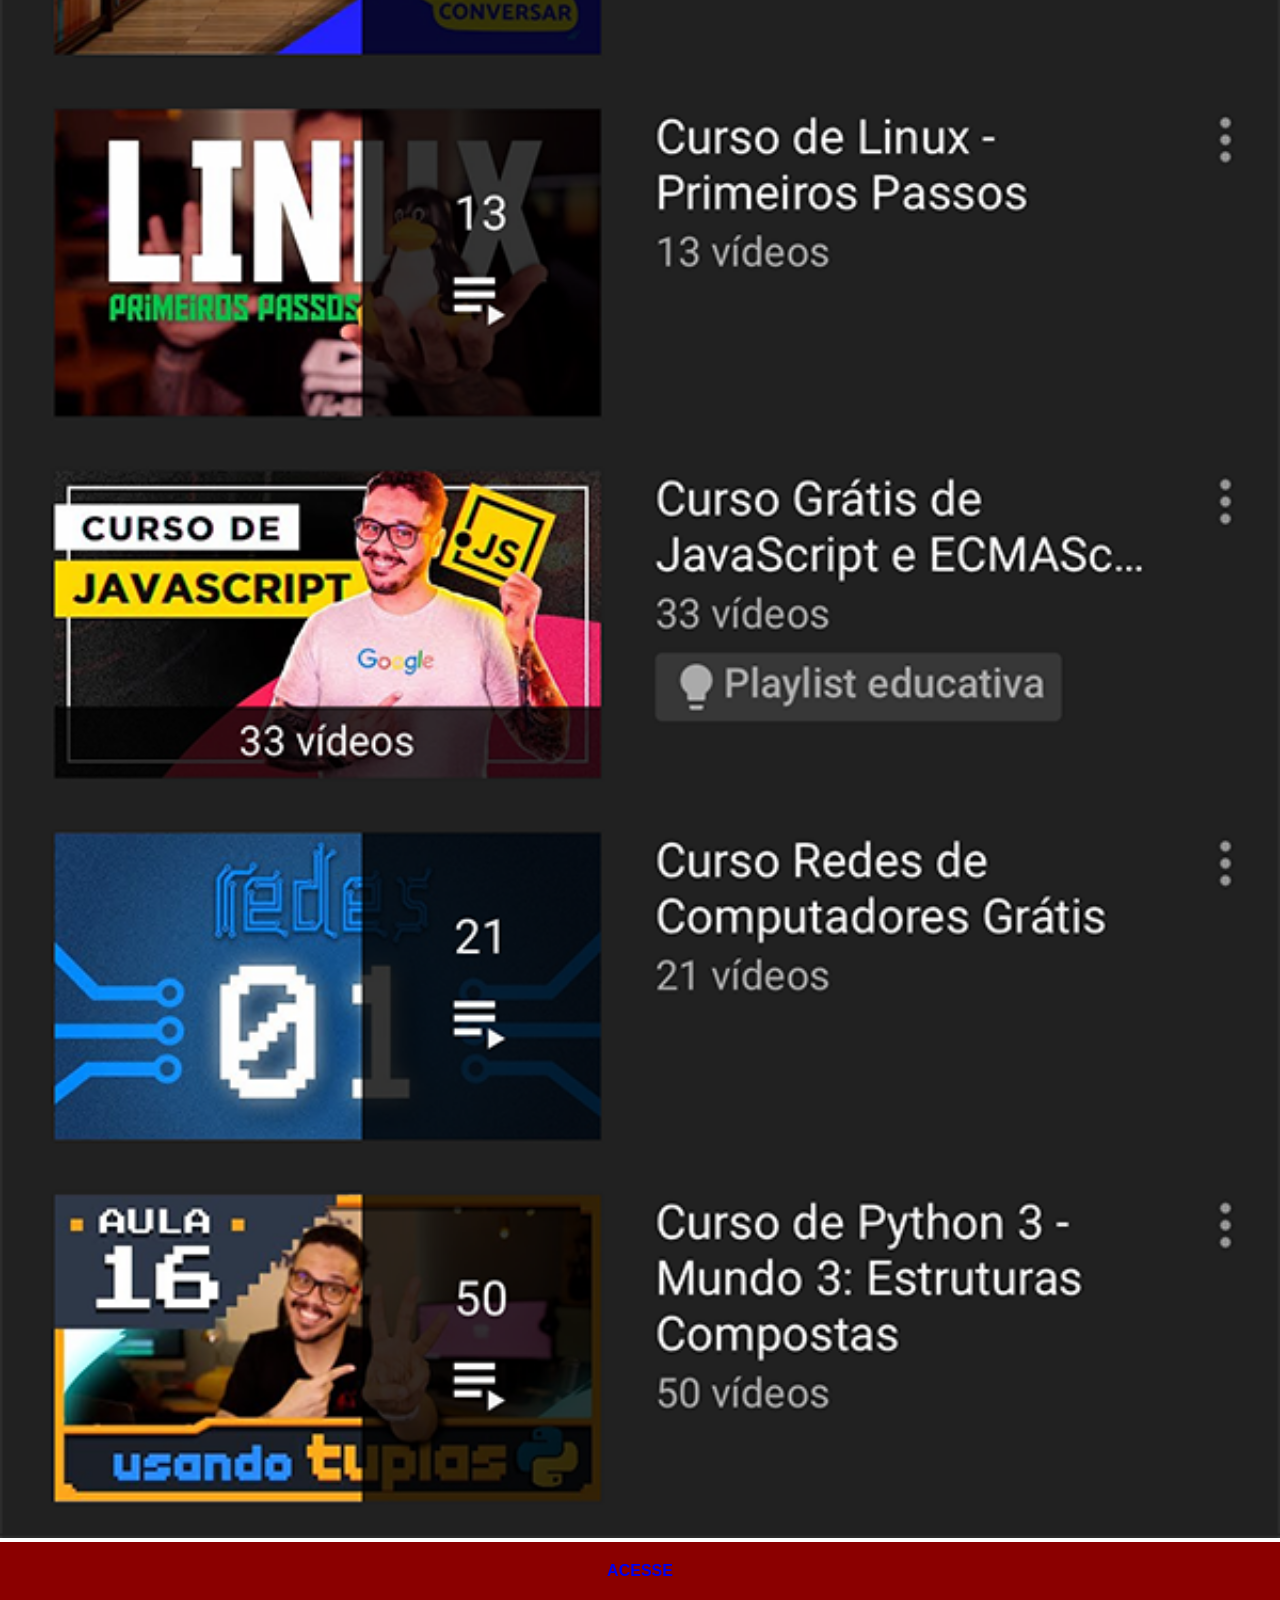
<file: youtube.html>
<!DOCTYPE html>
<html lang="pt-br">

<head>
    <meta charset="UTF-8">
    <meta name="viewport" content="width=device-width, initial-scale=1.0">
    <title>YouTube</title>
    <style>
        * {
            margin: 0px;
            padding: 0px;
            font-family: Arial, Helvetica, sans-serif;
        }
        ::-webkit-scrollbar{
            width: 0px;
            height: 0px;
        }

        img {
            width: 100vw;

        }

        a {
            display: block;
            background-color: darkred;
            padding: 20px;
            text-align: center;
            font-weight: bolder;
            text-decoration: none;

        }
        a:hover{
            background-color: red;

        }
    </style>
</head>

<body>
    <img src="imagens/tela-youtube.png" alt="youtube">
    <a href="https://www.youtube.com/@cursoemvideo/videos" target="_blank">ACESSE</a>
</body>

</html>
</file>
<file: estilos/style.css>
@charset "UTF-8";

*{
    margin:0px;
    padding:0px;
    font-family: Arial, Helvetica, sans-serif;
}
html, body{
    width:100vw;
    height:100vh;
    background-color: black;
}
body{
   background:  url('../imagens/fundo-madeira.jpg') no-repeat top center;
   background-size: cover;
   background-attachment: fixed;
}
main{
    height:100vh;
    position: relative;
   
}
section#telefone{
    position: absolute;
    top: 50%;
    left: 50%;
    transform: translate(-50%, -50%);
    height: 627px;
    width: 311px;
    background:  url('../imagens/frame-iphone.png') no-repeat;
}
section#redes-sociais{
    text-align: right;
}
section#redes-sociais img{
    width: 50px;
    margin: 10px;
    border-radius: 50%;
    box-shadow: 2px 2px 5px rgba(0, 0, 0, 0.672);
    box-sizing: border-box;

}
iframe#tela{
    position: relative;
    top: 80px;
    left: 22px;
    width: 267px;
    height: 471px;
}
section#redes-sociais img:hover{
    border: 2px solid rgba(255, 255, 255, 0.671);
    transform: translate(-3px, -3px);
    box-shadow: 5px 5px 10px rgba(0, 0, 0, 0.632);
    transition: transform .5s, border 2s;
}
</file>
